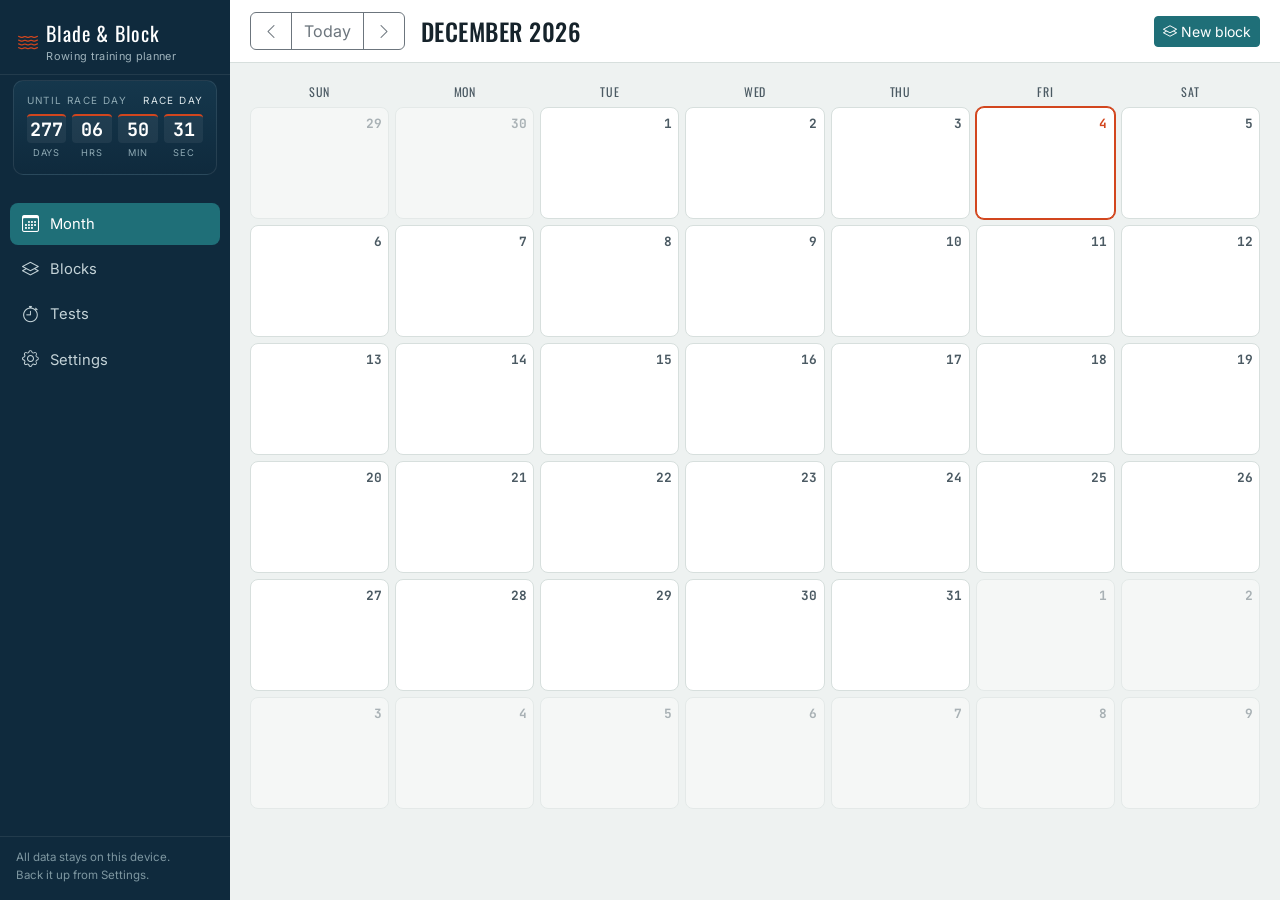
<file: index.html>
<!DOCTYPE html>
<html lang="en">
<head>
<meta charset="UTF-8">
<meta name="viewport" content="width=device-width, initial-scale=1, viewport-fit=cover">
<title>Blade &amp; Block — Rowing Training Planner</title>
<meta name="theme-color" content="#0F2A3D">
<meta name="description" content="A rowing training planner for erg, on-water, weights, flexibility, running and cycling sessions, organised into adjustable training blocks.">

<link rel="manifest" href="manifest.json">
<link rel="icon" href="icons/icon-192.png">
<link rel="apple-touch-icon" href="icons/icon-192.png">

<link rel="stylesheet" href="css/bootstrap.min.css">
<link rel="stylesheet" href="css/bootstrap-icons.min.css">
<link rel="stylesheet" href="css/fonts.css">
<link rel="stylesheet" href="css/styles.css">
</head>
<body>

<div class="app-shell">

  <!-- ================= LEFT NAVIGATION ================= -->
  <aside class="sidebar">
    <div class="brand">
      <i class="bi bi-water"></i>
      <div>
        Blade &amp; Block
        <small>Rowing training planner</small>
      </div>
    </div>

    <div class="countdown-widget">
      <div class="cw-label"><span id="cw-status">Until race day</span><span id="cw-race-name" class="cw-race">Race Day</span></div>
      <div class="countdown-grid">
        <div class="cw-unit"><div class="cw-num" id="cw-days">–</div><div class="cw-unit-label">days</div></div>
        <div class="cw-unit"><div class="cw-num" id="cw-hours">–</div><div class="cw-unit-label">hrs</div></div>
        <div class="cw-unit"><div class="cw-num" id="cw-mins">–</div><div class="cw-unit-label">min</div></div>
        <div class="cw-unit"><div class="cw-num" id="cw-secs">–</div><div class="cw-unit-label">sec</div></div>
      </div>
    </div>

    <nav class="sidebar-nav flex-grow-1">
      <a href="#" class="nav-link active" data-view="month"><i class="bi bi-calendar3"></i> Month</a>
      <a href="#" class="nav-link" data-view="blocks"><i class="bi bi-layers"></i> Blocks</a>
      <a href="#" class="nav-link" data-view="tests"><i class="bi bi-stopwatch"></i> Tests</a>
      <a href="#" class="nav-link" data-view="settings"><i class="bi bi-gear"></i> Settings</a>
    </nav>

    <div class="sidebar-foot">
      All data stays on this device.<br>Back it up from Settings.
    </div>
  </aside>

  <!-- ================= MAIN ================= -->
  <main class="main">

    <!-- ---- MONTH VIEW ---- -->
    <section class="view" data-view="month">
      <div class="topbar">
        <div class="btn-group" role="group" aria-label="Month navigation">
          <button class="btn btn-outline-secondary" id="prevMonthBtn"><i class="bi bi-chevron-left"></i></button>
          <button class="btn btn-outline-secondary" id="todayBtn">Today</button>
          <button class="btn btn-outline-secondary" id="nextMonthBtn"><i class="bi bi-chevron-right"></i></button>
        </div>
        <h1 class="h4 mb-0" id="calMonthLabel">Month</h1>
        <div class="ms-auto">
          <button class="btn btn-primary btn-sm" id="newBlockBtn2"><i class="bi bi-layers"></i> New block</button>
        </div>
      </div>
      <div class="view-body">
        <div class="cal-weekday-row">
          <div>Sun</div><div>Mon</div><div>Tue</div><div>Wed</div><div>Thu</div><div>Fri</div><div>Sat</div>
        </div>
        <div class="cal-grid" id="calGrid"></div>
      </div>
    </section>

    <!-- ---- BLOCKS VIEW ---- -->
    <section class="view" data-view="blocks" hidden>
      <div class="topbar">
        <h1 class="h4 mb-0">Training blocks</h1>
        <div class="ms-auto">
          <button class="btn btn-primary btn-sm" id="newBlockBtn"><i class="bi bi-plus-lg"></i> New block</button>
        </div>
      </div>
      <div class="view-body">
        <p class="text-muted small">Blocks span multiple weeks and colour the calendar behind your sessions. Shift the dates any time — weather or how you're feeling — without touching the sessions inside.</p>
        <div id="blocksList"></div>
      </div>
    </section>

    <!-- ---- TESTS VIEW ---- -->
    <section class="view" data-view="tests" hidden>
      <div class="topbar">
        <h1 class="h4 mb-0">Test pieces</h1>
      </div>
      <div class="view-body">
        <p class="text-muted small">500m, 1k and 2k benchmarks. Add a test session on the calendar and mark it done with a result to log it here.</p>
        <div class="row g-3" id="testsGrid"></div>

        <h2 class="h6 mt-4 mb-2">History</h2>
        <div class="table-responsive card-quiet p-2">
          <table class="table table-sm mb-0 align-middle">
            <thead><tr><th>Date</th><th>Distance</th><th>Result</th><th>Notes</th></tr></thead>
            <tbody id="testsHistoryBody"></tbody>
          </table>
        </div>
      </div>
    </section>

    <!-- ---- SETTINGS VIEW ---- -->
    <section class="view" data-view="settings" hidden>
      <div class="topbar">
        <h1 class="h4 mb-0">Settings</h1>
      </div>
      <div class="view-body">
        <div class="card-quiet p-3 mb-3" style="max-width:520px;">
          <h2 class="h6">Race day countdown</h2>
          <form id="eventForm" class="row g-2">
            <div class="col-7">
              <label class="form-label small" for="eventDateInput">Event date</label>
              <input type="date" class="form-control" id="eventDateInput" name="eventDate" required>
            </div>
            <div class="col-5">
              <label class="form-label small" for="eventNameInput">Label</label>
              <input type="text" class="form-control" id="eventNameInput" name="eventName" placeholder="Race Day">
            </div>
            <div class="col-12">
              <button class="btn btn-primary btn-sm mt-1" type="submit">Save</button>
            </div>
          </form>
        </div>

        <div class="card-quiet p-3" style="max-width:520px;">
          <h2 class="h6">Backup &amp; transfer</h2>
          <p class="small text-muted">Everything is stored locally in this browser. Export a backup to keep somewhere safe, or to move your plan between the Netlify site and the desktop app.</p>
          <div class="d-flex gap-2">
            <button class="btn btn-outline-secondary btn-sm" id="exportBtn"><i class="bi bi-download"></i> Export backup (.json)</button>
            <label class="btn btn-outline-secondary btn-sm mb-0">
              <i class="bi bi-upload"></i> Import backup
              <input type="file" id="importInput" accept="application/json" hidden>
            </label>
          </div>
        </div>
      </div>
    </section>

  </main>
</div>

<!-- ================= DAY OFFCANVAS ================= -->
<div class="offcanvas offcanvas-end" tabindex="-1" id="dayOffcanvas">
  <div class="offcanvas-header">
    <div>
      <h2 class="offcanvas-title h6 mb-1" id="dayOffcanvasLabel">Day</h2>
      <div id="dayBlockInfo"></div>
    </div>
    <button type="button" class="btn-close" data-bs-dismiss="offcanvas"></button>
  </div>
  <div class="offcanvas-body">
    <div id="daySessionsList"></div>
    <button class="btn btn-primary w-100 mt-2" id="addSessionBtn"><i class="bi bi-plus-lg"></i> Add session</button>
  </div>
</div>

<!-- ================= SESSION MODAL ================= -->
<div class="modal fade" id="sessionModal" tabindex="-1">
  <div class="modal-dialog">
    <div class="modal-content">
      <form id="sessionForm">
        <div class="modal-header">
          <h3 class="modal-title h5" id="sessionModalTitle">Session</h3>
          <button type="button" class="btn-close" data-bs-dismiss="modal"></button>
        </div>
        <div class="modal-body">
          <input type="hidden" name="date">
          <div class="row g-2">
            <div class="col-7">
              <label class="form-label small">Type</label>
              <select class="form-select" name="type">
                <option value="erg">Erg</option>
                <option value="water">On Water</option>
                <option value="weights">Weights</option>
                <option value="flexibility">Flexibility</option>
                <option value="running">Running</option>
                <option value="cycling">Cycling</option>
                <option value="test">Test</option>
              </select>
            </div>
            <div class="col-5">
              <label class="form-label small">Time</label>
              <input type="time" class="form-control" name="time">
            </div>
            <div class="col-12">
              <label class="form-label small">Title</label>
              <input type="text" class="form-control" name="title" placeholder="e.g. Steady state 60'">
            </div>
            <div class="col-12" id="testDistanceGroup" hidden>
              <label class="form-label small">Test distance</label>
              <select class="form-select" name="testDistance">
                <option value="500">500 m</option>
                <option value="1000">1000 m</option>
                <option value="2000">2000 m</option>
              </select>
            </div>
            <div class="col-12">
              <label class="form-label small">Planned detail</label>
              <textarea class="form-control" name="plannedDetail" rows="2" placeholder="e.g. 4x2k @ 20spm, 90s rest"></textarea>
            </div>
            <div class="col-12">
              <label class="form-label small">Status</label>
              <select class="form-select" name="status">
                <option value="planned">Planned</option>
                <option value="done">Done</option>
                <option value="skipped">Skipped</option>
              </select>
            </div>

            <div class="col-12"><hr class="my-1"></div>
            <div class="col-12"><span class="small text-muted">Actuals (optional)</span></div>
            <div class="col-6">
              <label class="form-label small">Duration</label>
              <input type="text" class="form-control" name="actualDuration" placeholder="e.g. 62 min">
            </div>
            <div class="col-6">
              <label class="form-label small">Distance</label>
              <input type="text" class="form-control" name="actualDistance" placeholder="e.g. 14.2 km">
            </div>
            <div class="col-12" id="testResultGroup" hidden>
              <label class="form-label small">Test result</label>
              <div class="input-group">
                <input type="number" min="0" class="form-control" name="testMinutes" placeholder="min">
                <span class="input-group-text">:</span>
                <input type="number" min="0" max="59.9" step="0.1" class="form-control" name="testSeconds" placeholder="sec">
              </div>
            </div>
            <div class="col-12">
              <label class="form-label small">Notes</label>
              <textarea class="form-control" name="actualNotes" rows="2" placeholder="How it felt, conditions, splits..."></textarea>
            </div>
          </div>
        </div>
        <div class="modal-footer justify-content-between">
          <button type="button" class="btn btn-outline-danger" id="sessionDeleteBtn" hidden>Delete</button>
          <div class="ms-auto">
            <button type="button" class="btn btn-secondary" data-bs-dismiss="modal">Cancel</button>
            <button type="submit" class="btn btn-primary">Save session</button>
          </div>
        </div>
      </form>
    </div>
  </div>
</div>

<!-- ================= BLOCK MODAL ================= -->
<div class="modal fade" id="blockModal" tabindex="-1">
  <div class="modal-dialog">
    <div class="modal-content">
      <form id="blockForm">
        <div class="modal-header">
          <h3 class="modal-title h5" id="blockModalTitle">Training block</h3>
          <button type="button" class="btn-close" data-bs-dismiss="modal"></button>
        </div>
        <div class="modal-body">
          <div class="row g-2">
            <div class="col-12">
              <label class="form-label small">Name</label>
              <input type="text" class="form-control" name="name" placeholder="e.g. Base Building 1">
            </div>
            <div class="col-12">
              <label class="form-label small">Phase (sets colour)</label>
              <select class="form-select" name="phase">
                <option value="base">Base Building</option>
                <option value="build">Build</option>
                <option value="race">Race Prep</option>
                <option value="taper">Taper</option>
                <option value="recovery">Recovery</option>
                <option value="custom">Custom</option>
              </select>
            </div>
            <div class="col-6">
              <label class="form-label small">Start date</label>
              <input type="date" class="form-control" name="startDate" required>
            </div>
            <div class="col-6">
              <label class="form-label small">End date</label>
              <input type="date" class="form-control" name="endDate" required>
            </div>
            <div class="col-12">
              <label class="form-label small">Notes</label>
              <textarea class="form-control" name="notes" rows="2" placeholder="Focus, target adaptations, etc."></textarea>
            </div>
          </div>
        </div>
        <div class="modal-footer justify-content-between">
          <button type="button" class="btn btn-outline-danger" id="blockDeleteBtn" hidden>Delete</button>
          <div class="ms-auto">
            <button type="button" class="btn btn-secondary" data-bs-dismiss="modal">Cancel</button>
            <button type="submit" class="btn btn-primary">Save block</button>
          </div>
        </div>
      </form>
    </div>
  </div>
</div>

<!-- ================= TOAST ================= -->
<div class="toast-container position-fixed bottom-0 end-0 p-3">
  <div class="toast align-items-center text-bg-dark border-0" id="appToast" role="status">
    <div class="d-flex">
      <div class="toast-body">Saved.</div>
      <button type="button" class="btn-close btn-close-white me-2 m-auto" data-bs-dismiss="toast"></button>
    </div>
  </div>
</div>

<script src="js/bootstrap.bundle.min.js"></script>
<script src="js/db.js"></script>
<script src="js/constants.js"></script>
<script src="js/countdown.js"></script>
<script src="js/blocks.js"></script>
<script src="js/sessions.js"></script>
<script src="js/calendar.js"></script>
<script src="js/tests.js"></script>
<script src="js/app.js"></script>
</body>
</html>
</file>
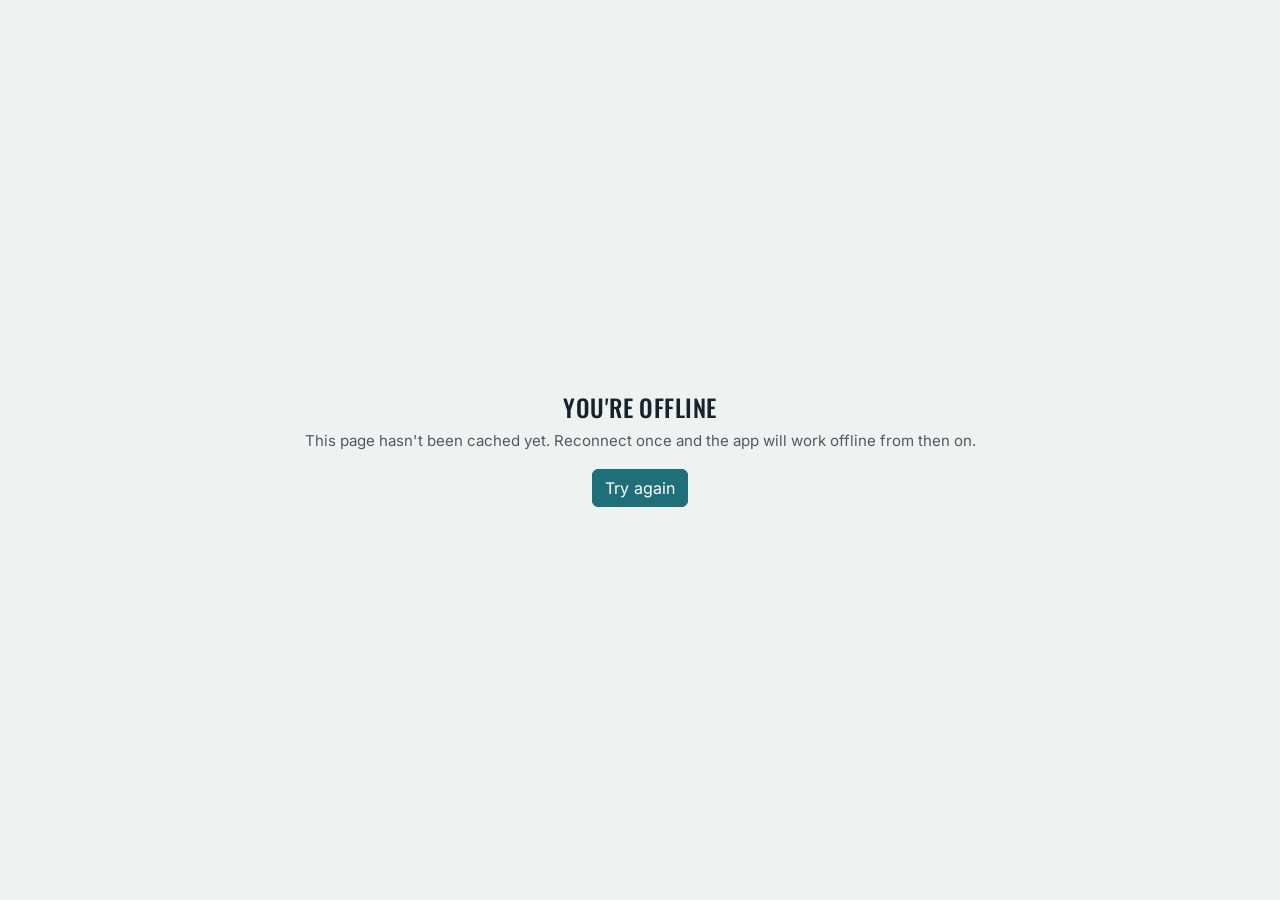
<file: offline.html>
<!DOCTYPE html>
<html lang="en">
<head>
<meta charset="UTF-8">
<meta name="viewport" content="width=device-width, initial-scale=1">
<title>Offline — Blade &amp; Block</title>
<link rel="stylesheet" href="css/bootstrap.min.css">
<link rel="stylesheet" href="css/fonts.css">
<link rel="stylesheet" href="css/styles.css">
</head>
<body class="d-flex align-items-center justify-content-center" style="min-height:100vh;">
  <div class="text-center p-4">
    <h1 class="h4">You're offline</h1>
    <p class="text-muted">This page hasn't been cached yet. Reconnect once and the app will work offline from then on.</p>
    <a href="index.html" class="btn btn-primary">Try again</a>
  </div>
</body>
</html>
</file>
<file: css/fonts.css>
/* Self-hosted fonts — no external requests, works fully offline */
@font-face{font-family:"Oswald";font-style:normal;font-weight:400;font-display:swap;src:url("fonts/oswald/oswald-latin-400-normal.woff2") format("woff2");}
@font-face{font-family:"Oswald";font-style:normal;font-weight:500;font-display:swap;src:url("fonts/oswald/oswald-latin-500-normal.woff2") format("woff2");}
@font-face{font-family:"Oswald";font-style:normal;font-weight:600;font-display:swap;src:url("fonts/oswald/oswald-latin-600-normal.woff2") format("woff2");}
@font-face{font-family:"Oswald";font-style:normal;font-weight:700;font-display:swap;src:url("fonts/oswald/oswald-latin-700-normal.woff2") format("woff2");}

@font-face{font-family:"Inter";font-style:normal;font-weight:400;font-display:swap;src:url("fonts/inter/inter-latin-400-normal.woff2") format("woff2");}
@font-face{font-family:"Inter";font-style:normal;font-weight:500;font-display:swap;src:url("fonts/inter/inter-latin-500-normal.woff2") format("woff2");}
@font-face{font-family:"Inter";font-style:normal;font-weight:600;font-display:swap;src:url("fonts/inter/inter-latin-600-normal.woff2") format("woff2");}
@font-face{font-family:"Inter";font-style:normal;font-weight:700;font-display:swap;src:url("fonts/inter/inter-latin-700-normal.woff2") format("woff2");}

@font-face{font-family:"JetBrains Mono";font-style:normal;font-weight:400;font-display:swap;src:url("fonts/jetbrains-mono/jetbrains-mono-latin-400-normal.woff2") format("woff2");}
@font-face{font-family:"JetBrains Mono";font-style:normal;font-weight:500;font-display:swap;src:url("fonts/jetbrains-mono/jetbrains-mono-latin-500-normal.woff2") format("woff2");}
@font-face{font-family:"JetBrains Mono";font-style:normal;font-weight:700;font-display:swap;src:url("fonts/jetbrains-mono/jetbrains-mono-latin-700-normal.woff2") format("woff2");}
</file>
<file: css/styles.css>
/* =========================================================================
   ROWING PLANNER — design tokens
   Palette drawn from the boathouse/regatta world:
   navy water at dusk, teal current, buoy orange, oiled oak, moss, dusk purple
   ========================================================================= */
:root{
  --navy-950:#0F2A3D;
  --navy-900:#15374C;
  --navy-800:#1D4760;
  --paper:#EEF2F1;
  --paper-raised:#FFFFFF;
  --ink:#16232B;
  --ink-soft:#4B5A63;
  --line:#D7DFDD;

  --teal:#1F6F78;        /* erg */
  --slate:#2F5C99;       /* on-water */
  --oak:#8A6D3B;         /* weights */
  --moss:#4C7A3E;        /* flexibility */
  --dusk:#5B4B8A;        /* running */
  --harbor:#2E7F9E;      /* cycling */
  --buoy:#D2461E;        /* accent / today / tests */
  --buoy-100:#F7DED9;

  /* soft block-band tints (background bands on the calendar) */
  --band-base:#DCE6F0;
  --band-build:#D8ECEA;
  --band-race:#FBEAD4;
  --band-taper:#E4EEDB;
  --band-recovery:#E9E9E9;
  --band-custom:#F3E3EE;

  --font-display:"Oswald", "Arial Narrow", sans-serif;
  --font-body:"Inter", system-ui, -apple-system, sans-serif;
  --font-mono:"JetBrains Mono", ui-monospace, "SFMono-Regular", monospace;

  --radius:10px;
  --shadow-sm:0 1px 2px rgba(15,42,61,.08);
  --shadow-md:0 4px 16px rgba(15,42,61,.12);
}

html,body{height:100%;}
body{
  font-family:var(--font-body);
  background:var(--paper);
  color:var(--ink);
  font-size:15px;
}

h1,h2,h3,h4,.font-display{
  font-family:var(--font-display);
  letter-spacing:.02em;
  text-transform:uppercase;
  color:var(--navy-950);
}

.text-mono{font-family:var(--font-mono);}

a{color:var(--teal);}

/* =========================================================================
   LAYOUT — left nav + main
   ========================================================================= */
.app-shell{display:flex;min-height:100vh;}

.sidebar{
  width:230px;
  flex-shrink:0;
  background:var(--navy-950);
  color:#DDE7EA;
  display:flex;
  flex-direction:column;
  position:sticky;
  top:0;
  height:100vh;
}
.sidebar .brand{
  padding:1.1rem 1.1rem .6rem;
  font-family:var(--font-display);
  font-size:1.25rem;
  letter-spacing:.04em;
  color:#fff;
  display:flex;
  align-items:center;
  gap:.5rem;
  border-bottom:1px solid rgba(255,255,255,.08);
}
.sidebar .brand .bi{color:var(--buoy);}
.sidebar .brand small{
  display:block;font-family:var(--font-body);text-transform:none;
  font-size:.68rem;letter-spacing:.03em;color:#9FB3BC;font-weight:400;
}

.sidebar-nav{padding:.75rem .6rem;flex:0 0 auto;}
.sidebar-nav .nav-link{
  color:#C4D3D8;
  border-radius:8px;
  padding:.55rem .75rem;
  margin-bottom:.15rem;
  font-size:.92rem;
  display:flex;align-items:center;gap:.65rem;
  transition:background .15s ease,color .15s ease;
}
.sidebar-nav .nav-link .bi{font-size:1.05rem;width:1.1rem;text-align:center;}
.sidebar-nav .nav-link:hover{background:rgba(255,255,255,.06);color:#fff;}
.sidebar-nav .nav-link.active{background:var(--teal);color:#fff;}

/* countdown — the signature element: a regatta start clock */
.countdown-widget{
  margin:.35rem .8rem 1rem;
  background:linear-gradient(180deg,var(--navy-900),var(--navy-950));
  border:1px solid rgba(255,255,255,.09);
  border-radius:var(--radius);
  padding:.75rem .8rem .85rem;
}
.countdown-widget .cw-label{
  font-size:.62rem;letter-spacing:.14em;text-transform:uppercase;
  color:#8FAAB4;margin-bottom:.4rem;display:flex;justify-content:space-between;
}
.countdown-widget .cw-race{color:#DDE7EA;}
.countdown-grid{display:flex;gap:.4rem;}
.countdown-grid .cw-unit{flex:1;text-align:center;}
.countdown-grid .cw-num{
  font-family:var(--font-mono);font-weight:700;font-size:1.15rem;
  color:#fff;background:rgba(255,255,255,.06);
  border-top:2px solid var(--buoy);
  border-radius:4px;padding:.2rem 0;line-height:1.1;
}
.countdown-grid .cw-unit-label{
  font-size:.58rem;letter-spacing:.08em;color:#8FAAB4;margin-top:.2rem;text-transform:uppercase;
}

.sidebar-foot{
  margin-top:auto;padding:.75rem 1rem 1rem;
  font-size:.72rem;color:#7E97A1;border-top:1px solid rgba(255,255,255,.08);
}

.main{flex:1;min-width:0;display:flex;flex-direction:column;}
.topbar{
  background:var(--paper-raised);
  border-bottom:1px solid var(--line);
  padding:.75rem 1.25rem;
  display:flex;align-items:center;gap:1rem;flex-wrap:wrap;
  position:sticky;top:0;z-index:5;
}
.view[hidden]{display:none;}
.view-body{padding:1.25rem;flex:1;}

/* =========================================================================
   MONTH CALENDAR — days as a body of water, block bands as lane markers
   ========================================================================= */
.cal-weekday-row{
  display:grid;grid-template-columns:repeat(7,1fr);
  gap:6px;margin-bottom:6px;
}
.cal-weekday-row div{
  text-align:center;font-family:var(--font-display);font-size:.75rem;
  letter-spacing:.06em;color:var(--ink-soft);text-transform:uppercase;
}
.cal-grid{
  display:grid;grid-template-columns:repeat(7,1fr);
  grid-auto-rows:minmax(112px,auto);
  gap:6px;
}
.cal-day{
  position:relative;
  background:var(--paper-raised);
  border:1px solid var(--line);
  border-radius:8px;
  padding:.4rem .4rem .35rem;
  display:flex;flex-direction:column;gap:.25rem;
  cursor:pointer;
  transition:box-shadow .12s ease, transform .12s ease;
  overflow:hidden;
}
.cal-day:hover{box-shadow:var(--shadow-sm);transform:translateY(-1px);}
.cal-day.is-outside{opacity:.42;}
.cal-day.is-today{border-color:var(--buoy);box-shadow:0 0 0 1px var(--buoy);}

/* the "lane line" — a dashed rule in the block's accent colour along the top,
   tying the week's block identity to an actual lane-rope motif */
.cal-day.has-block::before{
  content:"";
  position:absolute;top:0;left:0;right:0;height:5px;
  background-image:repeating-linear-gradient(90deg,var(--block-color,var(--line)) 0 10px, transparent 10px 16px);
}
.cal-day.has-block{background:var(--block-tint,var(--paper-raised));}

.cal-day-num{
  font-family:var(--font-mono);font-weight:600;font-size:.8rem;color:var(--ink-soft);
  align-self:flex-end;
}
.cal-day.is-today .cal-day-num{color:var(--buoy);}

.cal-block-tag{
  font-size:.58rem;letter-spacing:.05em;text-transform:uppercase;
  color:var(--navy-950);opacity:.65;font-family:var(--font-display);
  white-space:nowrap;overflow:hidden;text-overflow:ellipsis;
}

.cal-sessions{display:flex;flex-direction:column;gap:2px;overflow:hidden;}
.sess-chip{
  display:flex;align-items:center;gap:.3rem;
  font-size:.68rem;padding:.12rem .35rem;border-radius:5px;
  background:rgba(255,255,255,.65);
  border-left:3px solid var(--chip-color,var(--teal));
  color:var(--ink);white-space:nowrap;overflow:hidden;text-overflow:ellipsis;
}
.sess-chip .bi{color:var(--chip-color,var(--teal));font-size:.75rem;}
.sess-chip.is-done{opacity:.55;text-decoration:line-through;}
.sess-chip.is-skipped{opacity:.4;text-decoration:line-through;}
.sess-chip.is-test{border-left-color:var(--buoy);background:var(--buoy-100);font-weight:600;}

.cal-more{font-size:.65rem;color:var(--ink-soft);padding-left:.35rem;}

/* type badges reused in lists/modals */
.type-badge{
  display:inline-flex;align-items:center;gap:.35rem;
  padding:.2rem .55rem;border-radius:20px;font-size:.75rem;font-weight:600;
  color:#fff;
}
.type-erg{background:var(--teal);}
.type-water{background:var(--slate);}
.type-weights{background:var(--oak);}
.type-flexibility{background:var(--moss);}
.type-running{background:var(--dusk);}
.type-cycling{background:var(--harbor);}
.type-test{background:var(--buoy);}

/* block chips in the blocks list */
.block-card{
  border-left:6px solid var(--block-color,var(--teal));
  background:var(--paper-raised);border:1px solid var(--line);
  border-radius:var(--radius);padding:.85rem 1rem;
  display:flex;justify-content:space-between;align-items:flex-start;gap:1rem;
  box-shadow:var(--shadow-sm);
}
.block-swatch{width:14px;height:14px;border-radius:3px;display:inline-block;background:var(--block-color,var(--teal));}

.btn-primary{background:var(--teal);border-color:var(--teal);}
.btn-primary:hover{background:#195860;border-color:#195860;}
.btn-buoy{background:var(--buoy);border-color:var(--buoy);color:#fff;}
.btn-buoy:hover{background:#B23A18;border-color:#B23A18;color:#fff;}

.card-quiet{background:var(--paper-raised);border:1px solid var(--line);border-radius:var(--radius);}

/* test results */
.test-tile{
  background:var(--paper-raised);border:1px solid var(--line);border-radius:var(--radius);
  padding:1rem;text-align:center;
}
.test-tile .test-dist{font-family:var(--font-display);color:var(--navy-950);letter-spacing:.05em;}
.test-tile .test-best{font-family:var(--font-mono);font-size:1.6rem;font-weight:700;color:var(--buoy);}
.test-tile .test-sub{font-size:.72rem;color:var(--ink-soft);}

.sparkline{width:100%;height:46px;display:block;}

/* mobile */
@media (max-width:900px){
  .app-shell{flex-direction:column;}
  .sidebar{
    width:100%;height:auto;position:relative;flex-direction:row;
    align-items:center;overflow-x:auto;
  }
  .sidebar .brand{border-bottom:none;border-right:1px solid rgba(255,255,255,.08);}
  .sidebar-nav{display:flex;padding:.5rem;}
  .sidebar-nav .nav-link{white-space:nowrap;}
  .countdown-widget{display:none;}
  .sidebar-foot{display:none;}
  .cal-grid{grid-auto-rows:minmax(88px,auto);}
  .cal-block-tag{display:none;}
}

@media (prefers-reduced-motion:reduce){
  .cal-day{transition:none;}
}

/* visible keyboard focus */
a:focus-visible,button:focus-visible,.cal-day:focus-visible,.nav-link:focus-visible{
  outline:2px solid var(--buoy);outline-offset:2px;
}
</file>
